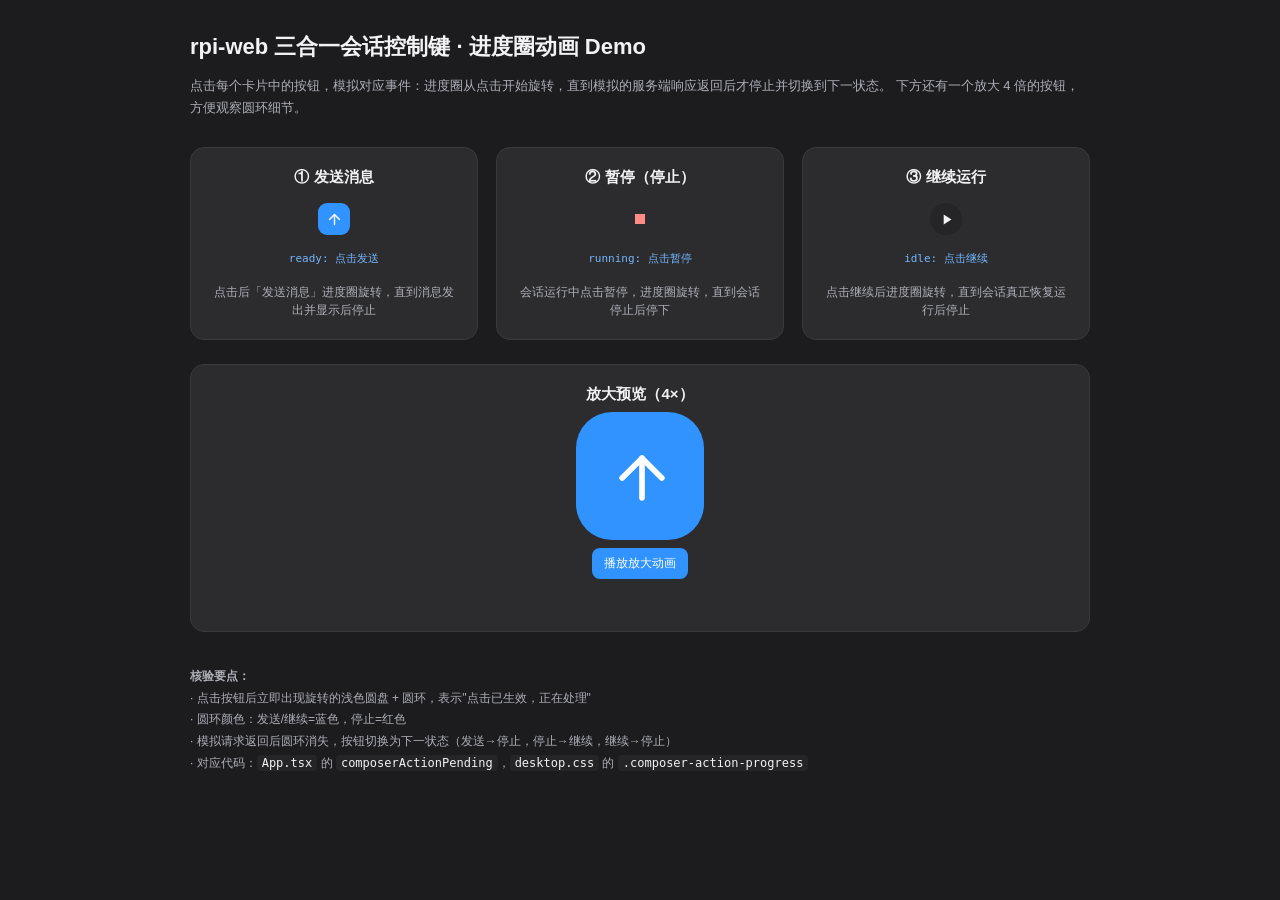
<file: demo/composer-action-progress.html>
<!doctype html>
<html lang="zh-CN">
  <head>
    <meta charset="UTF-8" />
    <meta name="viewport" content="width=device-width, initial-scale=1.0" />
    <title>rpi-web 会话控制键动画 Demo</title>
    <style>
      :root {
        --bg: #1c1c1e;
        --surface: #2c2c2e;
        --soft: #252527;
        --hover: #38383c;
        --text: #f2f2f4;
        --muted: #aeafb8;
        --line: #3a3a3e;
        --blue: #3093ff;
        --blue-text: #74b6ff;
        --danger: #ff8c84;
        --green: #6fd297;
        font-family:
          -apple-system, BlinkMacSystemFont, "Segoe UI", "Microsoft YaHei",
          sans-serif;
        color-scheme: dark;
      }
      * { box-sizing: border-box; }
      body {
        margin: 0;
        min-height: 100vh;
        background: var(--bg);
        color: var(--text);
        padding: 32px 20px 60px;
      }
      .wrap { max-width: 900px; margin: 0 auto; }
      h1 { font-size: 22px; margin: 0 0 6px; }
      .hint { color: var(--muted); font-size: 13px; line-height: 1.7; margin-bottom: 28px; }
      .cards { display: grid; gap: 18px; grid-template-columns: repeat(auto-fit, minmax(240px, 1fr)); }
      .card {
        background: var(--surface);
        border: 1px solid var(--line);
        border-radius: 14px;
        padding: 20px;
        display: flex;
        flex-direction: column;
        align-items: center;
        gap: 16px;
      }
      .card h2 { font-size: 15px; margin: 0; }
      .card .caption { font-size: 12px; color: var(--muted); text-align: center; min-height: 34px; line-height: 1.5; }
      .card .status-line { font-size: 11px; font-family: monospace; color: var(--blue-text); min-height: 16px; }

      /* --- The actual three-in-one button styles, copied from rpi-web --- */
      .send-button {
        width: 32px;
        height: 32px;
        min-height: 32px;
        border-radius: 9px;
        padding: 0;
        background: var(--blue);
        color: #fff;
        border: 0;
        display: grid;
        place-items: center;
        cursor: pointer;
        transition: background 0.15s ease;
      }
      .send-button:hover:not(:disabled) { background: #267cc4; }
      .send-button:disabled { background: var(--hover); color: var(--muted); cursor: not-allowed; }
      .send-button.composer-action-stop {
        border-radius: 50%;
        background: transparent;
        color: var(--danger);
      }
      .send-button.composer-action-stop:hover:not(:disabled) { background: var(--soft); }
      .send-button.composer-action-continue { border-radius: 50%; background: var(--soft); color: var(--text); }
      .stop-indicator {
        display: block;
        width: 10px;
        height: 10px;
        flex: 0 0 10px;
        background: var(--danger);
        animation: stop-indicator-pulse 1.6s ease-in-out infinite;
      }
      @keyframes stop-indicator-pulse {
        0%, 100% { opacity: 1; }
        50% { opacity: 0.45; }
      }
      /* Progress ring (identical to desktop.css) */
      .send-button.composer-action-pending {
        border-radius: 50%;
        background: var(--soft);
        color: var(--blue-text);
      }
      .send-button.composer-action-pending.composer-action-stop { color: var(--danger); }
      .composer-action-progress {
        position: relative;
        display: grid;
        place-items: center;
        width: 100%;
        height: 100%;
        border-radius: 50%;
      }
      .composer-action-progress::before {
        content: "";
        position: absolute;
        inset: 0;
        border-radius: 50%;
        background: conic-gradient(
          currentColor 0deg,
          currentColor 120deg,
          transparent 120deg,
          transparent 360deg
        );
        -webkit-mask: radial-gradient(farthest-side, transparent calc(100% - 2px), #000 calc(100% - 2px));
        mask: radial-gradient(farthest-side, transparent calc(100% - 2px), #000 calc(100% - 2px));
        animation: composer-action-spin 0.9s linear infinite;
      }
      .composer-action-progress > * { position: relative; z-index: 1; }
      .composer-action-progress .stop-indicator {
        background: currentColor;
        width: 8px;
        height: 8px;
        flex-basis: 8px;
      }
      @keyframes composer-action-spin { to { transform: rotate(360deg); } }

      /* Enlarged preview of the button (so the ring is easy to see) */
      .zoom { transform: scale(4); margin: 40px 0; }

      /* Simulated composer shell */
      .composer {
        background: var(--soft);
        border: 1px solid var(--line);
        border-radius: 12px;
        padding: 12px;
        width: 100%;
        max-width: 320px;
      }
      .composer-row { display: flex; align-items: flex-end; justify-content: space-between; gap: 10px; }
      .composer textarea {
        flex: 1;
        min-height: 40px;
        max-height: 80px;
        resize: vertical;
        background: transparent;
        color: var(--text);
        border: 0;
        outline: none;
        font: inherit;
        font-size: 13px;
      }
      .composer textarea::placeholder { color: var(--muted); }
      button.action { background: var(--blue); color: #fff; border: 0; border-radius: 8px; padding: 7px 12px; font: inherit; font-size: 12px; cursor: pointer; }
      button.action:hover { background: #267cc4; }
      .legend { margin-top: 34px; font-size: 12px; color: var(--muted); line-height: 1.8; }
      .legend code { background: var(--soft); padding: 1px 5px; border-radius: 4px; color: var(--text); }
    </style>
  </head>
  <body>
    <div class="wrap">
      <h1>rpi-web 三合一会话控制键 · 进度圈动画 Demo</h1>
      <p class="hint">
        点击每个卡片中的按钮，模拟对应事件：进度圈从点击开始旋转，直到模拟的服务端响应返回后才停止并切换到下一状态。
        下方还有一个放大 4 倍的按钮，方便观察圆环细节。
      </p>

      <div class="cards">
        <div class="card">
          <h2>① 发送消息</h2>
          <div id="btn-send"></div>
          <div class="status-line" id="status-send"></div>
          <div class="caption">点击后「发送消息」进度圈旋转，直到消息发出并显示后停止</div>
        </div>
        <div class="card">
          <h2>② 暂停（停止）</h2>
          <div id="btn-stop"></div>
          <div class="status-line" id="status-stop"></div>
          <div class="caption">会话运行中点击暂停，进度圈旋转，直到会话停止后停下</div>
        </div>
        <div class="card">
          <h2>③ 继续运行</h2>
          <div id="btn-continue"></div>
          <div class="status-line" id="status-continue"></div>
          <div class="caption">点击继续后进度圈旋转，直到会话真正恢复运行后停止</div>
        </div>
      </div>

      <div class="card" style="margin-top: 24px">
        <h2>放大预览（4×）</h2>
        <div class="zoom" id="btn-zoom"></div>
        <button class="action" onclick="startZoom()">播放放大动画</button>
        <div class="status-line" id="status-zoom"></div>
      </div>

      <div class="legend">
        <strong>核验要点：</strong><br />
        · 点击按钮后立即出现旋转的浅色圆盘 + 圆环，表示"点击已生效，正在处理"<br />
        · 圆环颜色：发送/继续=蓝色，停止=红色<br />
        · 模拟请求返回后圆环消失，按钮切换为下一状态（发送→停止，停止→继续，继续→停止）<br />
        · 对应代码：<code>App.tsx</code> 的 <code>composerActionPending</code>，<code>desktop.css</code> 的 <code>.composer-action-progress</code>
      </div>
    </div>

    <script>
      // Icons inline (matching lucide-react ArrowUp / Play / Square)
      const ICONS = {
        send: '<svg width="17" height="17" viewBox="0 0 24 24" fill="none" stroke="currentColor" stroke-width="2" stroke-linecap="round" stroke-linejoin="round"><path d="M12 19V5"/><path d="m5 12 7-7 7 7"/></svg>',
        sendSmall: '<svg width="15" height="15" viewBox="0 0 24 24" fill="none" stroke="currentColor" stroke-width="2" stroke-linecap="round" stroke-linejoin="round"><path d="M12 19V5"/><path d="m5 12 7-7 7 7"/></svg>',
        play: '<svg width="17" height="17" viewBox="0 0 24 24" fill="currentColor" stroke="none"><path d="M8 5v14l11-7z"/></svg>',
        playSmall: '<svg width="15" height="15" viewBox="0 0 24 24" fill="currentColor" stroke="none"><path d="M8 5v14l11-7z"/></svg>',
        stop: '<span class="stop-indicator"></span>',
      };

      // A tiny renderer that mirrors App.tsx's button JSX.
      function renderButton(el, { action, pending }) {
        let cls = "send-button";
        if (action === "stop") cls += " composer-action-stop";
        if (action === "continue") cls += " composer-action-continue";
        if (pending) cls += " composer-action-pending";

        let inner;
        if (pending) {
          inner = `<span class="composer-action-progress">${
            pending === "stop" ? ICONS.stop
            : pending === "continue" ? ICONS.playSmall
            : ICONS.sendSmall
          }</span>`;
        } else {
          inner = action === "stop" ? ICONS.stop
            : action === "continue" ? ICONS.play
            : ICONS.send;
        }
        const labels = { send: "发送消息", stop: "暂停", continue: "继续" };
        el.innerHTML = `<button class="${cls}" aria-busy="${!!pending}" title="${labels[action]}" aria-label="${labels[action]}">${inner}</button>`;
      }

      const delay = (ms) => new Promise((r) => setTimeout(r, ms));

      // --- Send demo: idle -> pending (1.2s) -> running (stop) ---
      async function demoSend() {
        const box = document.getElementById("btn-send");
        const status = document.getElementById("status-send");
        renderButton(box, { action: "send", pending: "send" });
        status.textContent = "pending: 正在发送消息…";
        await delay(1400); // simulate server ack
        renderButton(box, { action: "stop", pending: null });
        status.textContent = "sent: 消息已发出，按钮变为「暂停」";
        await delay(2200);
        renderButton(box, { action: "send", pending: null });
        status.textContent = "ready: 可再次发送";
      }
      document.getElementById("btn-send").addEventListener("click", demoSend);

      // --- Stop demo: running -> pending (1.4s) -> stopped (continue) ---
      async function demoStop() {
        const box = document.getElementById("btn-stop");
        const status = document.getElementById("status-stop");
        renderButton(box, { action: "stop", pending: "stop" });
        status.textContent = "pending: 正在停止会话…";
        await delay(1600);
        renderButton(box, { action: "continue", pending: null });
        status.textContent = "stopped: 会话已停止，按钮变为「继续」";
        await delay(2200);
        renderButton(box, { action: "stop", pending: null });
        status.textContent = "running: 会话运行中，点击可暂停";
      }
      document.getElementById("btn-stop").addEventListener("click", demoStop);

      // --- Continue demo: interrupted -> pending (1.2s) -> running (stop) ---
      async function demoContinue() {
        const box = document.getElementById("btn-continue");
        const status = document.getElementById("status-continue");
        renderButton(box, { action: "continue", pending: "continue" });
        status.textContent = "pending: 正在恢复会话…";
        await delay(1400);
        renderButton(box, { action: "stop", pending: null });
        status.textContent = "resumed: 会话已继续，按钮变为「暂停」";
        await delay(2200);
        renderButton(box, { action: "continue", pending: null });
        status.textContent = "idle: 可再次继续";
      }
      document.getElementById("btn-continue").addEventListener("click", demoContinue);

      // --- Zoom preview cycles through all three states ---
      window.startZoom = async function () {
        const box = document.getElementById("btn-zoom");
        const status = document.getElementById("status-zoom");
        for (const action of ["send", "stop", "continue"]) {
          renderButton(box, { action, pending: action });
          status.textContent = `${action} · 进度圈旋转中…`;
          await delay(1600);
          renderButton(box, { action, pending: null });
          status.textContent = `${action} · 已确认`;
          await delay(500);
        }
        renderButton(box, { action: "send", pending: null });
        status.textContent = "演示结束";
      };

      // Initial states
      renderButton(document.getElementById("btn-send"), { action: "send" });
      document.getElementById("status-send").textContent = "ready: 点击发送";
      renderButton(document.getElementById("btn-stop"), { action: "stop" });
      document.getElementById("status-stop").textContent = "running: 点击暂停";
      renderButton(document.getElementById("btn-continue"), { action: "continue" });
      document.getElementById("status-continue").textContent = "idle: 点击继续";
      renderButton(document.getElementById("btn-zoom"), { action: "send" });
    </script>
  </body>
</html>
</file>
